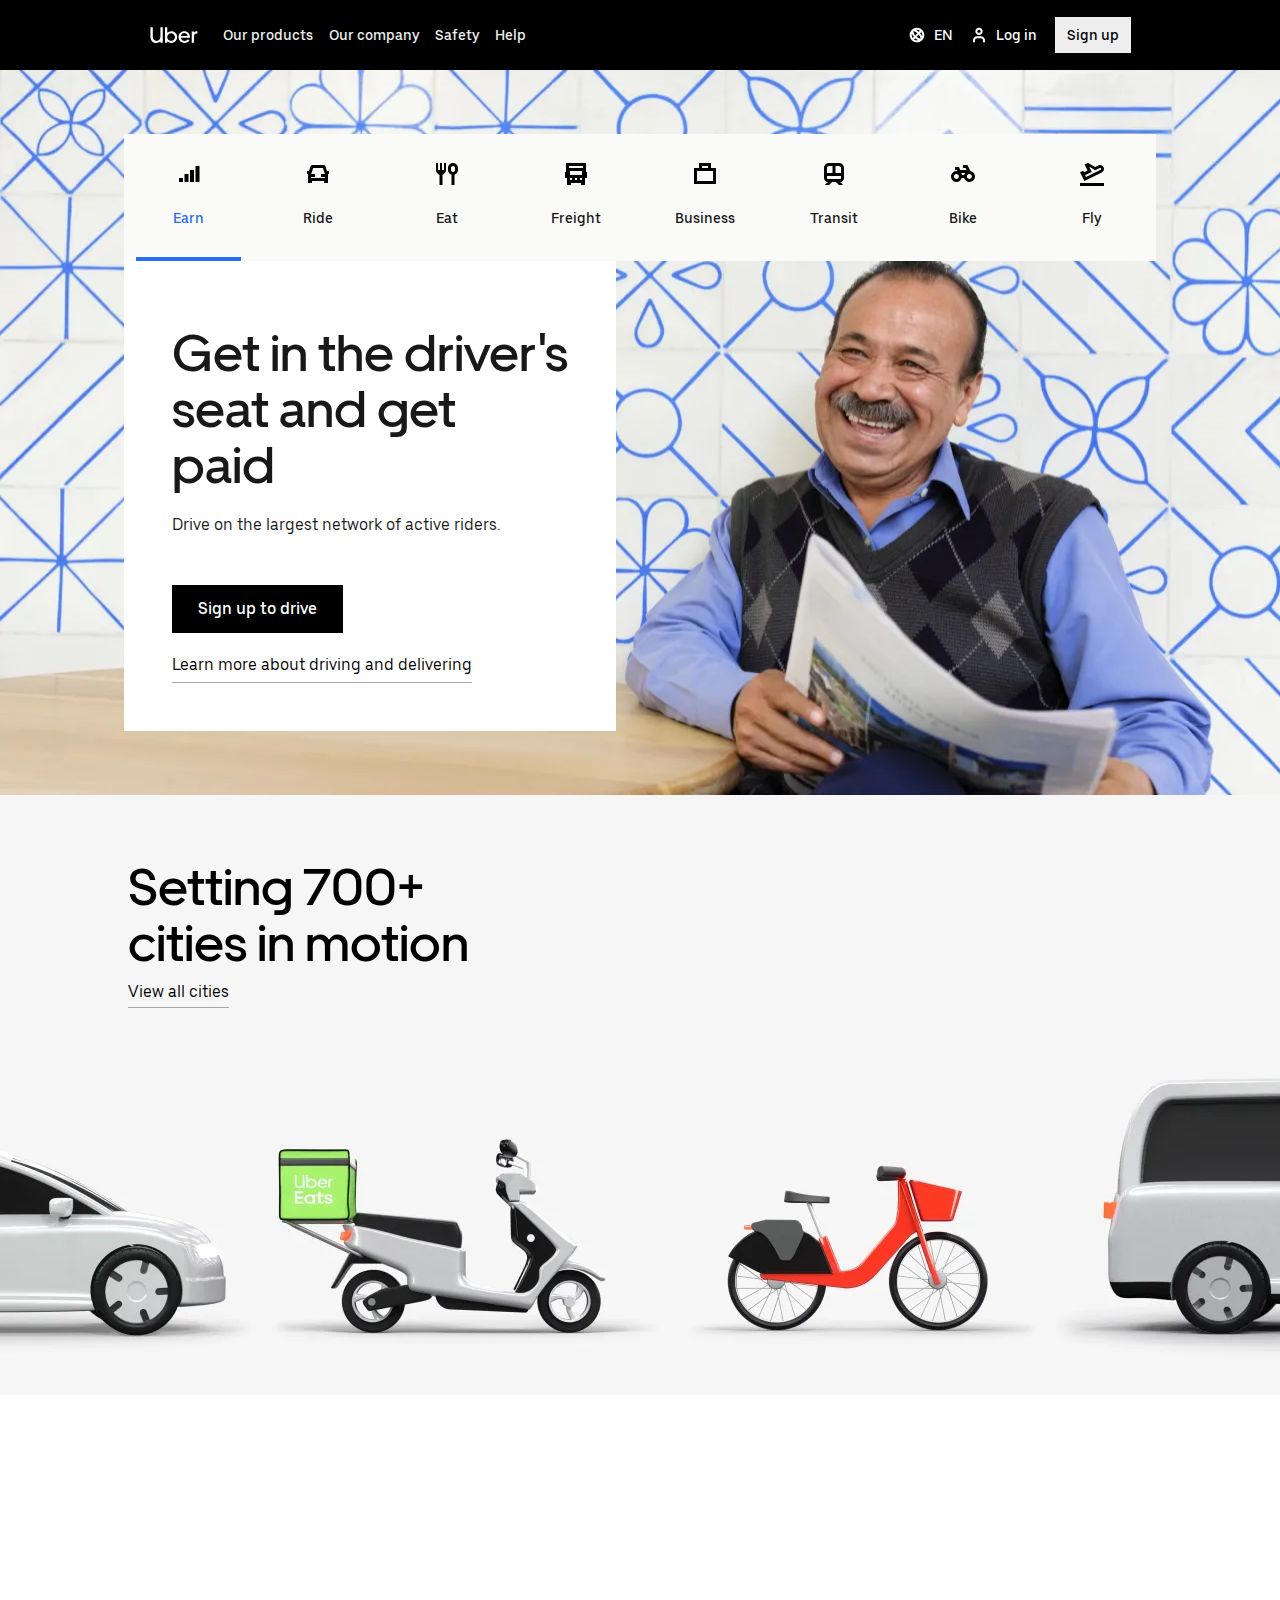
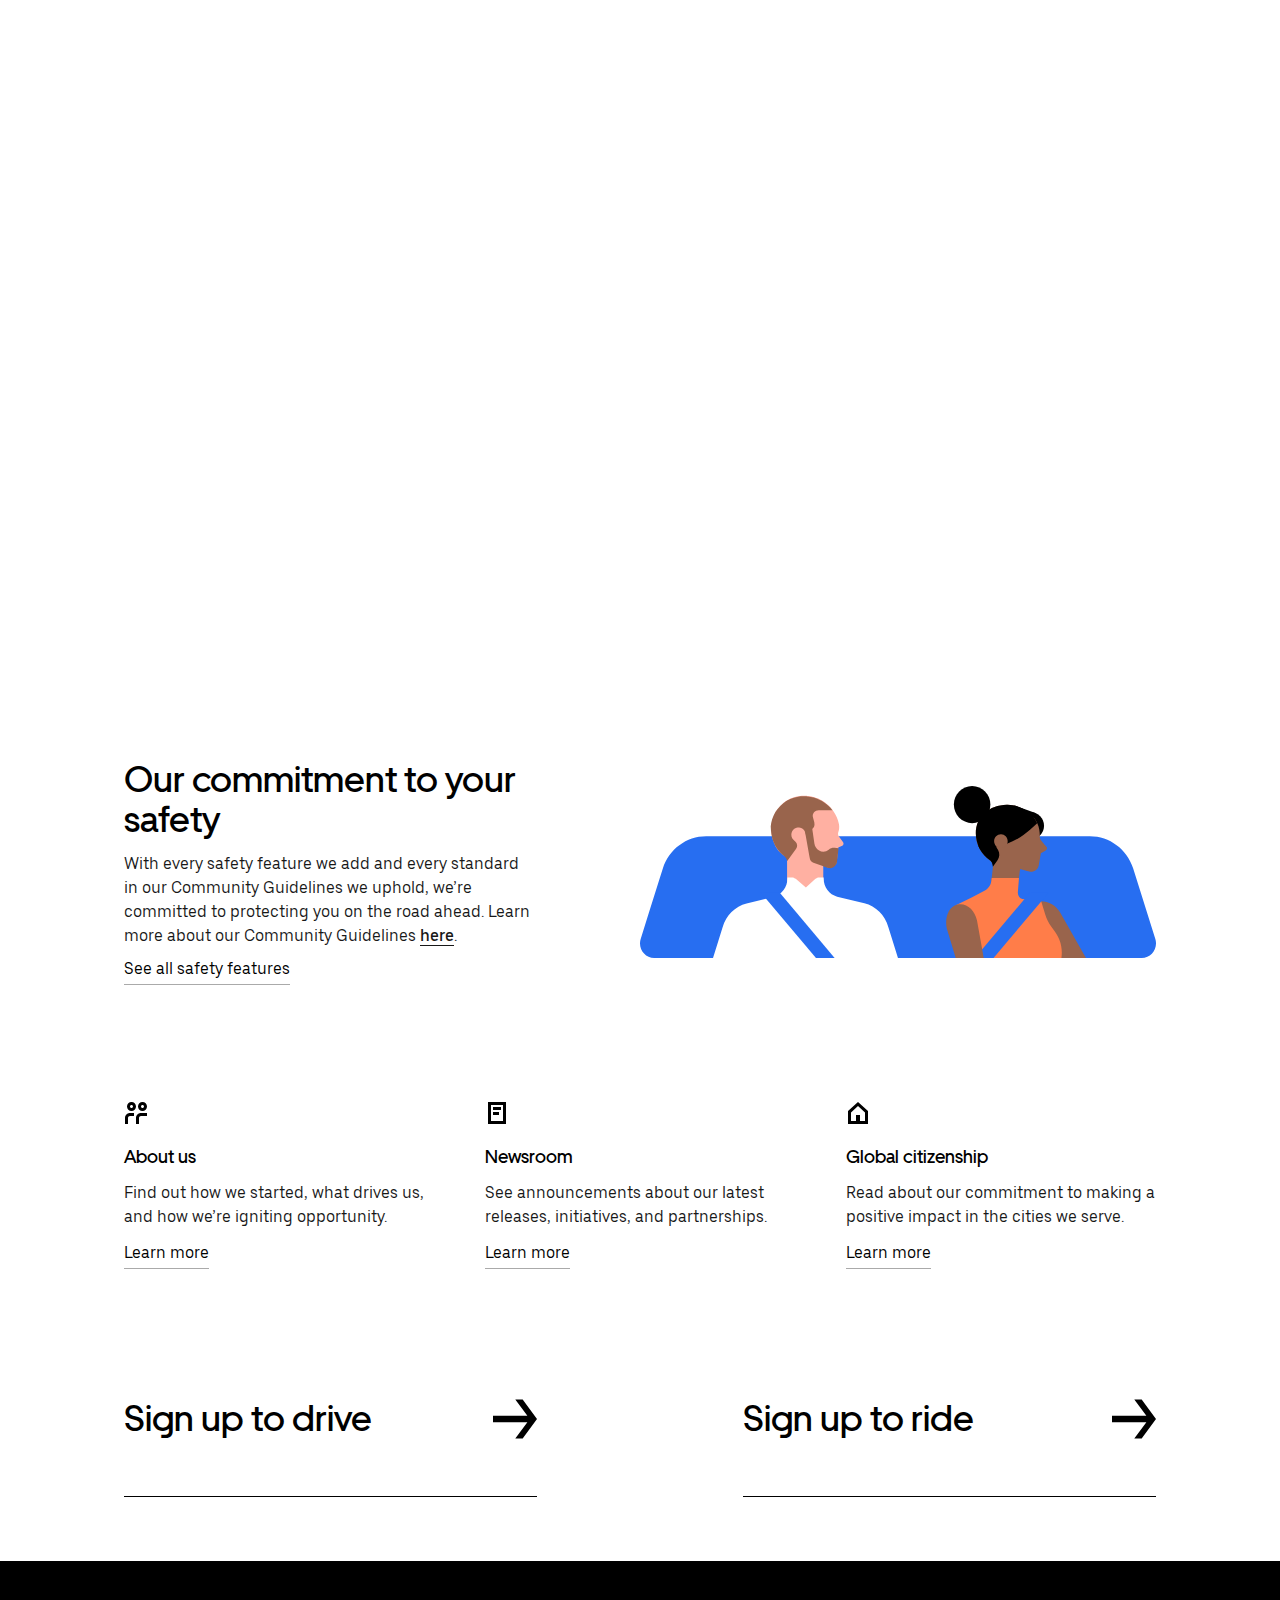
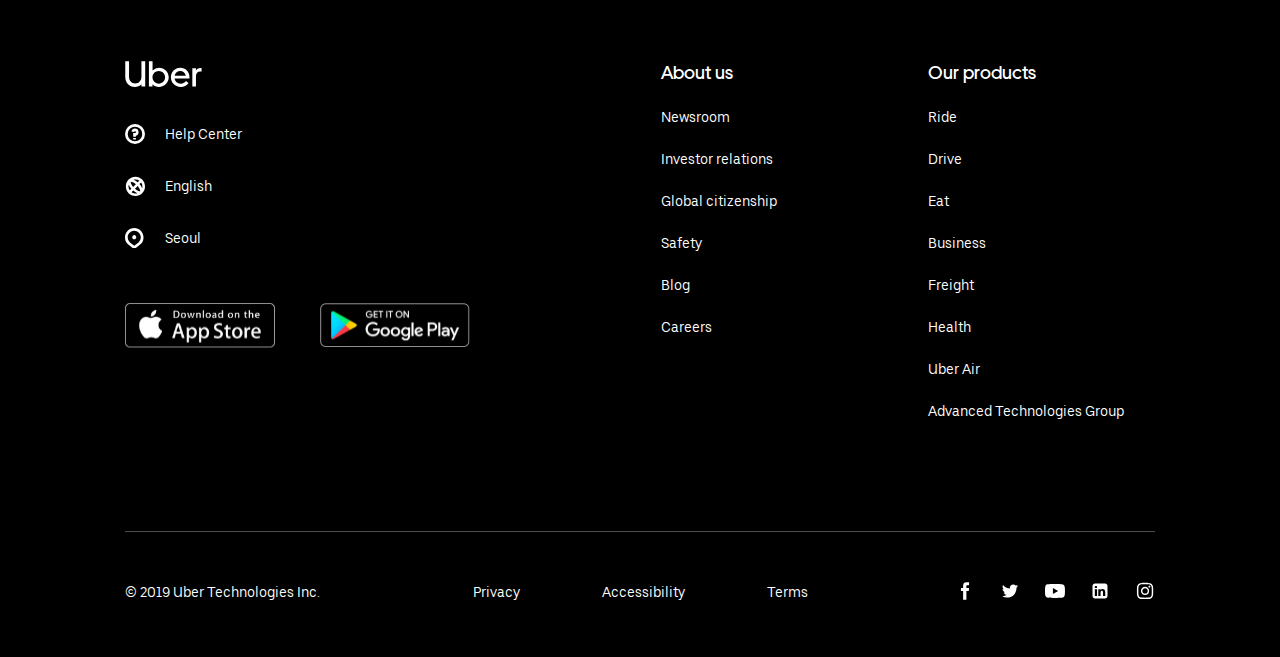
<file: index.html>
<!DOCTYPE html>
<html lang="en">
<head>
    <meta charset="UTF-8">
    <meta name="viewport" content="width=device-width, initial-scale=1.0">
    <meta http-equiv="X-UA-Compatible" content="ie=edge">
    <title>Uber Project</title>
    <link rel="stylesheet" href="./assets/css/style.css">
	<script src="./assets/js/jquery-3.2.1.min.js"></script>
	<script src="./assets/js/header.js" defer></script>
	<script src="./assets/js/main.js" defer></script>
</head>
<body>
    <div id="wrap">
        <header id="header">
            <div class="header-inner">
                <h1 class="logo">
                    <a href="#self">
                        <svg role="img" viewBox="0 0 154 52" fill="#fff">
                            <title>Uber</title>
                            <path d="M8.088 31.704c0 8.136 5.328 13.392 12.384 13.392 6.984 0 12.384-5.4 12.384-13.392V.6h7.56V51h-7.488v-4.68c-3.384 3.528-8.064 5.544-13.32 5.544-10.8 0-19.08-7.848-19.08-19.728V.6h7.56v31.104zM47.832 51V.6h7.272v18.36a18.156 18.156 0 0 1 13.032-5.472c10.8 0 19.296 8.568 19.296 19.224 0 10.584-8.496 19.152-19.296 19.152-5.112 0-9.792-2.088-13.104-5.472V51h-7.2zm7.128-18.288c0 7.056 5.616 12.744 12.672 12.744 6.912 0 12.6-5.688 12.6-12.744 0-7.128-5.688-12.744-12.6-12.744-6.984 0-12.672 5.616-12.672 12.744zm36.792-.072c0-10.368 8.136-19.08 18.864-19.08 10.584 0 18.36 8.136 18.36 19.08v2.376h-29.88c1.008 5.976 5.976 10.44 12.168 10.44 4.248 0 7.848-1.728 10.584-5.4l5.256 3.888c-3.672 4.896-9.144 7.848-15.84 7.848-11.016 0-19.512-8.208-19.512-19.152zm18.72-12.744c-5.4 0-9.936 3.744-11.232 9.36h22.392c-1.224-5.616-5.76-9.36-11.16-9.36zm42.696.864h-3.024c-4.752 0-8.208 3.672-8.208 9.36V51h-7.272V14.28h7.2v4.536c1.8-2.952 4.752-4.824 8.784-4.824h2.52v6.768z"/>
                        </svg>
                    </a>
                </h1>
                <div class="util-box">
                    <ul class="util-list clear-fix">
                        <li class="language">
                            <a href="#self" class="language-btn">
                                <svg aria-hidden="true" viewBox="0 0 24 24" fill="none">
                                    <title>EN</title>
                                    <path d="M12 1C5.9 1 1 5.9 1 12s4.9 11 11 11 11-4.9 11-11S18.1 1 12 1zm8 11c0 .7-.1 1.4-.3 2-.6-1.5-1.6-3.1-3-4.7l1.8-1.8c1 1.3 1.5 2.8 1.5 4.5zM6.5 6.5c1.3 0 3.6.8 6 2.9l-3.2 3.2C7.1 9.8 6.5 7.5 6.5 6.5zm8.1 5c2.3 2.7 2.9 5 2.9 6-1.3 0-3.6-.8-6-2.9l3.1-3.1zm1.9-6.1l-1.9 1.9c-1.6-1.4-3.2-2.4-4.7-3 .7-.2 1.3-.3 2-.3 1.8 0 3.3.5 4.6 1.4zM4 12c0-.7.1-1.4.3-2 .6 1.5 1.6 3.1 3 4.7l-1.8 1.8C4.5 15.2 4 13.7 4 12zm3.5 6.6l1.9-1.9c1.6 1.4 3.2 2.4 4.7 3-.7.2-1.3.3-2 .3-1.8 0-3.3-.5-4.6-1.4z"></path>
                                </svg>
                                EN
                            </a>
                        </li>
                        <li class="member">
                            <a href="#self" class="login-btn" aria-labelledby="menu-login" aria-selected="false">
                                <svg viewBox="0 0 24 24" fill="none">
                                    <title>Log in</title>
                                    <path fill-rule="evenodd" clip-rule="evenodd" d="M17.5 6.5c0 3-2.5 5.5-5.5 5.5S6.5 9.5 6.5 6.5 9 1 12 1s5.5 2.5 5.5 5.5zm-3 0C14.5 5.1 13.4 4 12 4S9.5 5.1 9.5 6.5 10.6 9 12 9s2.5-1.1 2.5-2.5zM3 20c0-3.3 2.7-6 6-6h6c3.3 0 6 2.7 6 6v3h-3v-3c0-1.7-1.4-3-3-3H9c-1.6 0-3 1.3-3 3v3H3v-3z"></path>
                                </svg>
                                Log in
                            </a>
                        </li>
                        <li class="member"><a href="#self" aria-labelledby="menu-join" aria-selected="false" class="signup-btn">Sign up</a></li>
                    </ul>
                    <button type="button" class="nav-btn" aria-label="navigation button">
                        <span>gnb button</span>
                    </button>
                </div>
                <ul class="menu-list">
                    <li><a href="#self">Our products</a></li>
                    <li><a href="#self">Our company</a></li>
                    <li><a href="#self">Safety</a></li>
                    <li><a href="#self">Help</a></li>
                </ul>
            </div>
            <nav class="navigation">
                <h2 class="a11y-hidden">Global menu</h2>
                <section id="menu-login" class="menu-login-area" aria-hidden="true">
                    <h3 class="a11y-hidden">Login area</h3>
                    <ul class="type-list">
                        <li>
                            <span class="icon" aria-hidden="true">
                                <svg viewBox="0 0 24 24" fill="none">
                                    <path d="M12 1C5.9 1 1 5.9 1 12s4.9 11 11 11 11-4.9 11-11S18.1 1 12 1zm0 3c3.9 0 7.1 2.8 7.9 6.5h-3.1c-.6-2-2.5-3.5-4.7-3.5S8 8.5 7.4 10.5H4.3C4.9 6.8 8.1 4 12 4zm0 10c-1.1 0-2-.9-2-2s.9-2 2-2 2 .9 2 2-.9 2-2 2zm-7.9-.5h3.1c.5 1.5 1.7 2.8 3.2 3.2v3.1c-3.1-.6-5.6-3.1-6.3-6.3zm9.4 6.4v-3.1c1.5-.5 2.8-1.7 3.2-3.2h3.1c-.6 3.1-3.1 5.6-6.3 6.3z" fill="#000"></path>
                                </svg>
                            </span>
                            <a href="#self">
                                <p class="type-title">Driver login</p>
                                <span>
                                    <svg aria-hidden="true" focusable="false" width="44px" height="1em" fill="#000000" viewBox="0 0 36 36">
                                        <path fill-rule="evenodd" clip-rule="evenodd" d="M18.2354 2H24.2711L36 18L24.2711 34H18.2354L28.1237 20.56H0V15.44H28.1237L18.2354 2Z"></path>
                                    </svg>
                                </span>
                            </a>
                            <p class="text">Find everything you need to track your success on the road.</p>
                        </li>
                        <li>
                            <span class="icon" aria-hidden="true">
                                <svg viewBox="0 0 24 24" fill="none">
                                    <path fill-rule="evenodd" clip-rule="evenodd" d="M17.5 6.5c0 3-2.5 5.5-5.5 5.5S6.5 9.5 6.5 6.5 9 1 12 1s5.5 2.5 5.5 5.5zm-3 0C14.5 5.1 13.4 4 12 4S9.5 5.1 9.5 6.5 10.6 9 12 9s2.5-1.1 2.5-2.5zM3 20c0-3.3 2.7-6 6-6h6c3.3 0 6 2.7 6 6v3h-3v-3c0-1.7-1.4-3-3-3H9c-1.6 0-3 1.3-3 3v3H3v-3z" fill="#000"></path>
                                </svg>
                            </span>
                            <a href="#self">
                                <p class="type-title">Rider login</p>
                                <span>
                                    <svg aria-hidden="true" focusable="false" width="44px" height="1em" fill="#000000" viewBox="0 0 36 36">
                                        <path fill-rule="evenodd" clip-rule="evenodd" d="M18.2354 2H24.2711L36 18L24.2711 34H18.2354L28.1237 20.56H0V15.44H28.1237L18.2354 2Z"></path>
                                    </svg>
                                </span>
                            </a>
                            <p class="text">Manage your payment options, review trip history, and more.</p>
                        </li>
                    </ul>
                </section>

                <section id="menu-signup" class="menu-signup-area" aria-hidden="true">
                    <h3 class="a11y-hidden">Sign up area</h3>
                    <ul class="type-list">
                        <li>
                            <span class="icon" aria-hidden="true">
                                <svg viewBox="0 0 24 24" fill="none">
                                    <path d="M12 1C5.9 1 1 5.9 1 12s4.9 11 11 11 11-4.9 11-11S18.1 1 12 1zm0 3c3.9 0 7.1 2.8 7.9 6.5h-3.1c-.6-2-2.5-3.5-4.7-3.5S8 8.5 7.4 10.5H4.3C4.9 6.8 8.1 4 12 4zm0 10c-1.1 0-2-.9-2-2s.9-2 2-2 2 .9 2 2-.9 2-2 2zm-7.9-.5h3.1c.5 1.5 1.7 2.8 3.2 3.2v3.1c-3.1-.6-5.6-3.1-6.3-6.3zm9.4 6.4v-3.1c1.5-.5 2.8-1.7 3.2-3.2h3.1c-.6 3.1-3.1 5.6-6.3 6.3z" fill="#000"></path>
                                </svg>
                            </span>
                            <a href="#self">
                                <p class="type-title">Sign up to drive</p>
                                <span>
                                    <svg aria-hidden="true" focusable="false" width="44px" height="1em" fill="#000000" viewBox="0 0 36 36">
                                        <path fill-rule="evenodd" clip-rule="evenodd" d="M18.2354 2H24.2711L36 18L24.2711 34H18.2354L28.1237 20.56H0V15.44H28.1237L18.2354 2Z"></path>
                                    </svg>
                                </span>
                            </a>
                        </li>
                        <li>
                            <span class="icon" aria-hidden="true">
                                <svg viewBox="0 0 24 24" fill="none">
                                    <path fill-rule="evenodd" clip-rule="evenodd" d="M17.5 6.5c0 3-2.5 5.5-5.5 5.5S6.5 9.5 6.5 6.5 9 1 12 1s5.5 2.5 5.5 5.5zm-3 0C14.5 5.1 13.4 4 12 4S9.5 5.1 9.5 6.5 10.6 9 12 9s2.5-1.1 2.5-2.5zM3 20c0-3.3 2.7-6 6-6h6c3.3 0 6 2.7 6 6v3h-3v-3c0-1.7-1.4-3-3-3H9c-1.6 0-3 1.3-3 3v3H3v-3z" fill="#000"></path>
                                </svg>
                            </span>
                            <a href="#self">
                                <p class="type-title">Sign up to ride</p>
                                <span>
                                    <svg aria-hidden="true" focusable="false" width="44px" height="1em" fill="#000000" viewBox="0 0 36 36">
                                        <path fill-rule="evenodd" clip-rule="evenodd" d="M18.2354 2H24.2711L36 18L24.2711 34H18.2354L28.1237 20.56H0V15.44H28.1237L18.2354 2Z"></path>
                                    </svg>
                                </span>
                            </a>
                        </li>
                    </ul>
                </section>

                <section class="menu-gnb-area" aria-hidden="true">
                    <h3 class="a11y-hidden">site navigation area</h3>
                    <div class="language-btn-box">
                        <a href="#self" class="language-btn">
                            <span>
                                <svg viewBox="0 0 24 24" fill="none">
                                    <title>EN</title>
                                    <path d="M12 1C5.9 1 1 5.9 1 12s4.9 11 11 11 11-4.9 11-11S18.1 1 12 1zm8 11c0 .7-.1 1.4-.3 2-.6-1.5-1.6-3.1-3-4.7l1.8-1.8c1 1.3 1.5 2.8 1.5 4.5zM6.5 6.5c1.3 0 3.6.8 6 2.9l-3.2 3.2C7.1 9.8 6.5 7.5 6.5 6.5zm8.1 5c2.3 2.7 2.9 5 2.9 6-1.3 0-3.6-.8-6-2.9l3.1-3.1zm1.9-6.1l-1.9 1.9c-1.6-1.4-3.2-2.4-4.7-3 .7-.2 1.3-.3 2-.3 1.8 0 3.3.5 4.6 1.4zM4 12c0-.7.1-1.4.3-2 .6 1.5 1.6 3.1 3 4.7l-1.8 1.8C4.5 15.2 4 13.7 4 12zm3.5 6.6l1.9-1.9c1.6 1.4 3.2 2.4 4.7 3-.7.2-1.3.3-2 .3-1.8 0-3.3-.5-4.6-1.4z" fill="currentColor"></path>
                                </svg>
                            </span>
                            EN
                        </a>
                    </div>
                    <ul class="depth2 clear-fix" role="tablist">
                        <li class="on" role="tab">
                            <button type="button">Our products</button>
                        </li>
                        <li role="tab">
                            <button type="button">Our company</button>
                        </li>
                    </ul>
                    <div class="depth3">
                        <div class="gnb-list-box" role="tabpanel" aria-hidden="false">
                            <h4 class="a11y-hidden">Our products menu</h4>
                            <ul class="depth3-list">
                                <li>
                                    <a href="#self" aria-haspopup="true" aria-selected="false">
                                        Ride
                                        <span aria-hidden="true">
                                            <svg viewBox="0 0 24 24" fill="none">
                                                <path d="M18 8v3.8l-6 4.6-6-4.6V8l6 4.6L18 8z" fill="#000"></path>
                                            </svg>
                                        </span>
                                    </a>
                                    <ul class="depth4-list">
                                        <li><a href="#self">Overview</a></li>
                                        <li><a href="#self">How it works</a></li>
                                        <li><a href="#self">Price estimator</a></li>
                                        <li><a href="#self">Safety</a></li>
                                        <li><a href="#self">Find a city</a></li>
                                        <li><a href="#self">Find an airport</a></li>
                                        <li><a href="#self">Blog</a></li>
                                    </ul>
                                </li>
                                <li>
                                    <a href="#self" aria-haspopup="true" aria-selected="false">
                                        Drive
                                        <span aria-hidden="true">
                                            <svg viewBox="0 0 24 24" fill="none">
                                                <path d="M18 8v3.8l-6 4.6-6-4.6V8l6 4.6L18 8z" fill="#000"></path>
                                            </svg>
                                        </span>
                                    </a>
                                    <ul class="depth4-list">
                                        <li><a href="#self">Overview</a></li>
                                        <li><a href="#self">How to sign up</a></li>
                                        <li><a href="#self">Earnings</a></li>
                                        <li><a href="#self">Driver app</a></li>
                                        <li><a href="#self">Driver safety</a></li>
                                        <li><a href="#self">Blog</a></li>
                                    </ul>
                                </li>
                                <li>
                                    <a href="#self" aria-haspopup="true" aria-selected="false">
                                        Uber Eats
                                        <span aria-hidden="true">
                                            <svg viewBox="0 0 24 24" fill="none">
                                                <path d="M18 8v3.8l-6 4.6-6-4.6V8l6 4.6L18 8z" fill="#000"></path>
                                            </svg>
                                        </span>
                                    </a>
                                    <ul class="depth4-list">
                                        <li><a href="#self">Overview</a></li>
                                        <li><a href="#self">Find a city</a></li>
                                        <li><a href="#self">Blog</a></li>
                                    </ul>
                                </li>
                                <li>
                                    <a href="#self" aria-haspopup="true" aria-selected="false">
                                        Uber for Business
                                        <span aria-hidden="true">
                                            <svg viewBox="0 0 24 24" fill="none">
                                                <path d="M18 8v3.8l-6 4.6-6-4.6V8l6 4.6L18 8z" fill="#000"></path>
                                            </svg>
                                        </span>
                                    </a>
                                    <ul class="depth4-list">
                                        <li><a href="#self">Overview</a></li>
                                        <li><a href="#self">Resources</a></li>
                                        <li><a href="#self">Uber for Business Blog</a></li>
                                    </ul>
                                </li>
                                <li>
                                    <a href="#self" aria-haspopup="true" aria-selected="false">
                                        Freight
                                        <span aria-hidden="true">
                                            <svg viewBox="0 0 24 24" fill="none">
                                                <path d="M18 8v3.8l-6 4.6-6-4.6V8l6 4.6L18 8z" fill="#000"></path>
                                            </svg>
                                        </span>
                                    </a>
                                    <ul class="depth4-list">
                                        <li><a href="#self">Overview</a></li>
                                        <li><a href="#self">Blog</a></li>
                                    </ul>
                                </li>
                            </ul>
                        </div>
                        <div class="gnb-list-box" role="tabpanel" aria-hidden="true">
                            <h4 class="a11y-hidden">Our company menu</h4>
                            <ul class="depth3-list">
                                <li>
                                    <a href="#self">About us</a>
                                </li>
                                <li>
                                    <a href="#self">How Uber works</a>
                                </li>
                                <li>
                                    <a href="#self">Global citizenship</a>
                                </li>
                                <li>
                                    <a href="#self">Newsroom</a>
                                </li>
                                <li>
                                    <a href="#self">Investor relations</a>
                                </li>
                                <li>
                                    <a href="#self">Careers</a>
                                </li>
                            </ul>
                        </div>
                    </div>
                    <div class="cs-cite-box">
                        <ul class="cs-list">
                            <li><a href="#self">Safety</a></li>
                            <li><a href="#self">Help</a></li>
                        </ul>
                    </div>
                </section>
            </nav>
        </header>
        <main id="main" role="main">
            <section class="products">
                <h2 class="a11y-hidden">products</h2>
                <div class="product-list">
                    <ul role="tablist">
                        <li class="product-list-tab on">
                            <a href="#self" id="prod-earn-tab" role="tab" aria-selected="true" aria-controls="prod-earn">
                                <img src="./assets/images/product-icon-graph.svg" alt="">
                                <span>Earn</span>
                            </a>
                        </li>
                        <li class="product-list-tab">
                            <a href="#self" id="prod-ride-tab" role="tab" aria-selected="false" aria-controls="prod-ride">
                                <img src="./assets/images/product-icon-car.svg" alt="">
                                <span>Ride</span>
                            </a>
                        </li>
                        <li class="product-list-tab">
                            <a href="#self" id="prod-eat-tab" role="tab" aria-selected="false" aria-controls="prod-eat">
                                <img src="./assets/images/product-icon-eats.svg" alt="">
                                <span>Eat</span>
                            </a>
                        </li>
                        <li class="product-list-tab">
                            <a href="#self" id="prod-freight-tab" role="tab" aria-selected="false" aria-controls="prod-freight">
                                <img src="./assets/images/product-icon-truck.svg" alt="">
                                <span>Freight</span>
                            </a>
                        </li>
                        <li class="product-list-tab">
                            <a href="#self" id="prod-business-tab" role="tab" aria-selected="false" aria-controls="prod-business">
                                <img src="./assets/images/product-icon-business.svg" alt="">
                                <span>Business</span>
                            </a>
                        </li>
                        <li class="product-list-tab">
                            <a href="#self" id="prod-transit-tab" role="tab" aria-selected="false" aria-controls="prod-transit">
                                <img src="./assets/images/product-icon-subway.svg" alt="">
                                <span>Transit</span>
                            </a>
                        </li>
                        <li class="product-list-tab">
                            <a href="#self" id="prod-bike-tab" role="tab" aria-selected="false" aria-controls="prod-bike">
                                <img src="./assets/images/product-icon-bike.svg" alt="">
                                <span>Bike</span>
                            </a>
                        </li>
                        <li class="product-list-tab">
                            <a href="#self" id="prod-fly-tab" role="tab" aria-selected="false" aria-controls="prod-fly">
                                <img src="./assets/images/product-icon-airplane.svg" alt="">
                                <span>Fly</span>
                            </a>
                        </li>
                    </ul>
                </div>
                <div class="product-outer">
                    <div class="product-panel on" id="prod-earn" role="tabpanel" aria-labelledby="prod-earn-tab">
                        <div class="detail-text">
                            <em>Get in the driver's seat and get paid</em>
                            <p>Drive on the largest network of active riders.</p>
                            <a href="#self" class="btn-link">Sign up to drive</a>
                            <div class="text-link-box">
                                <a href="#self" class="text-link">Learn more about driving and delivering</a>
                            </div>
                        </div>
                        <div class="detail-img">
                            <img src="./assets/images/earn_2x.jpg" alt="">
                        </div>
                    </div>
                    <div class="product-panel" id="prod-ride" role="tabpanel" aria-labelledby="prod-ride-tab">
                        <div class="detail-text">
                            <em>Request a ride now</em>
                            <form class="request-input-box">
                                <fieldset class="pickup">
                                    <label for="user-location" class="a11y-hidden">pickup location</label>
                                    <input type="text" id="user-location" name="pickup" placeholder="Enter pickup location" required>
                                    <a href="#self">
                                        <svg aria-hidden="true" focusable="false" fill="#c5c5c5" viewBox="0 0 24 24" tabindex="0" role="button" aria-label="Locate me" class="pe-location-fetch bi ys fr yt s7 yu">
                                            <path d="M10.5 13.5L.5 11 21 3l-8 20.5-2.5-10z"></path>
                                        </svg>
                                    </a>
                                </fieldset>
                                <fieldset class="destination">
                                    <label for="user-destination" class="a11y-hidden">Enter destination</label>
                                    <input type="text" id="user-destination" name="destination" placeholder="Enter destination" required>
                                    <a href="#self" role="button">
                                        <svg viewBox="0 0 24 24" fill="#c5c5c5">
                                            <title>Arrow right (filled)</title>
                                            <path d="M22.2 12l-6.5 9h-3.5l5.5-7.5H2v-3h15.7L12.2 3h3.5l6.5 9z"></path>
                                        </svg>
                                    </a>
                                </fieldset>
                            </form>
                            <div class="text-link-box">
                                <a href="#self" class="text-link">Learn more about riding</a>
                            </div>
                        </div>
                        <div class="detail-img">
                            <img src="./assets/images/map.jpg" alt="">
                        </div>
                        <div class="ride-bg">
                            <img src="./assets/images/ride_2x.jpg" alt="">
                        </div>
                    </div>
                    <div class="product-panel" id="prod-eat" role="tabpanel" aria-labelledby="prod-eat-tab">
                        <div class="detail-text">
                            <em>Delicious eats, delivered easy</em>
                            <p>The restaurants you love, delivered to your door.</p>
                            <a href="#self" class="btn-link">Order now</a>
                            <div class="text-link-box">
                                <a href="#self" class="text-link">Own a restaurant? Partner with Uber Eats</a>
                            </div>
                        </div>
                        <div class="detail-img">
                            <img src="./assets/images/Eats_2x.jpg" alt="">
                        </div>
                    </div>
                    <div class="product-panel" id="prod-freight" role="tabpanel" aria-labelledby="prod-freight-tab">
                        <div class="detail-text">
                            <em>A new direction for freight</em>
                            <p>Greater transparency for shippers and carriers to do business together.</p>
                            <a href="#self" class="btn-link">Get shipper details</a>
                            <div class="text-link-box">
                                <a href="#self" class="text-link">Sign up to be a carrier</a>
                            </div>
                        </div>
                        <div class="detail-img">
                            <img src="./assets/images/Freight_2x.jpg" alt="">
                        </div>
                    </div>
                    <div class="product-panel" id="prod-business" role="tabpanel" aria-labelledby="prod-business-tab">
                        <div class="detail-text">
                            <em>Move your teams and employees</em>
                            <p>Uber for Business helps to simplify business travel, expensing, and customer experiences.</p>
                            <a href="#self" class="btn-link">Learn more</a>
                        </div>
                        <div class="detail-img">
                            <img src="./assets/images/Business_2x.jpg" alt="">
                        </div>
                    </div>
                    <div class="product-panel" id="prod-transit" role="tabpanel" aria-labelledby="prod-transit-tab">
                        <div class="detail-text">
                            <em>Public transit in the app</em>
                            <p>Plan your transit journey using real-time information and step-by-step directions right in the app.</p>
                            <a href="#self" class="btn-link">Learn more</a>
                        </div>
                        <div class="detail-img">
                            <img src="./assets/images/Transit_2x.jpg" alt="">
                        </div>
                    </div>
                    <div class="product-panel" id="prod-bike" role="tabpanel" aria-labelledby="prod-bike-tab">
                        <div class="detail-text">
                            <em>Bike or scoot there, with JUMP</em>
                            <p>Go farther and have more fun with electric bikes and scooters.</p>
                            <a href="#self" class="btn-link">Get a ride</a>
                        </div>
                        <div class="detail-img">
                            <img src="./assets/images/bikes_2x.jpg" alt="">
                        </div>
                    </div>
                    <div class="product-panel" id="prod-fly" role="tabpanel" aria-labelledby="prod-fly-tab">
                        <div class="detail-text">
                            <em>Ridesharing at new heights</em>
                            <p>Building the future of transportation with urban aerial ridesharing.</p>
                            <a href="#self" class="btn-link">Learn more</a>
                        </div>
                        <div class="detail-img">
                            <img src="./assets/images/Fly_2x.jpg" alt="">
                        </div>
                    </div>
                </div>
            </section>
            <section class="service">
                <div class="service-info">
                    <h2>Setting 700+ cities in motion</h2>
                    <a href="#self" class="text-link">View all cities</a>
                </div>
                <div class="service-bg">
                    <img src="./assets/images/Modalities_banner_home.jpg" alt="">
                </div>
            </section>
            <article class="ad-video">
                <h2 class="a11y-hidden">Uber video for AD</h2>
                <div class="video-info-layer">
                    <p>You move the world</p>
                    <a href="#self" class="youtube-link">
                        <svg aria-hidden="true" focusable="false" fill="white" viewBox="0 0 65 45">
                            <path d="M54 0H11C4.9 0 0 4.9 0 11v23c0 6.1 4.9 11 11 11h43c6.1 0 11-4.9 11-11V11c0-6.1-4.9-11-11-11zm-8.8 22.9l-19.5 10c-.2.1-.5 0-.7-.2 0-.1-.1-.1-.1-.2v-20c0-.3.2-.5.5-.5.1 0 .2 0 .2.1l19.5 10c.2.1.3.4.2.7.1 0 0 .1-.1.1z"></path>
                        </svg>
                        <span>Play the video</span>
                    </a>
                    <a href="#self" class="text-link">See the stories</a>
                </div>
                <div class="video-box" aria-hidden="true">
                    <video src="./assets/video/ad-video.mp4" muted autoplay loop></video>
                </div>
            </article>
            <section class="safety">
                <div class="safety-details">
                    <h2>Our commitment to your safety</h2>
                    <p>
                        With every safety feature we add and every standard in our Community Guidelines we uphold, we’re committed to protecting you on the road ahead. Learn more about our Community Guidelines <a href="#self" class="here-link">here</a>.
                    </p>
                    <a href="#self" class="text-link">See all safety features</a>
                </div>
                <div class="safety-bg">
                    <img src="./assets/images/Safety_ilo.svg" alt="">
                </div>
            </section>
            <div class="sitemap-info">
                <div>
                    <img src="./assets/images/person-multiple-outlined.svg" alt="about-icon">
                    <dl class="description">
                        <dt>About us</dt>
                        <dd>Find out how we started, what drives us, and how we’re igniting opportunity.</dd>
                    </dl>
                    <a href="#self" class="text-link">Learn more</a>
                </div>
                <div>
                    <img src="./assets/images/document-outlined.svg" alt="newsroom-icon">
                    <dl class="description">
                        <dt>Newsroom</dt>
                        <dd>See announcements about our latest releases, initiatives, and partnerships.</dd>
                    </dl>
                    <a href="#self" class="text-link">Learn more</a>
                </div>
                <div>
                    <img src="./assets/images/home-outlined.svg" alt="citizenship-icon">
                    <dl class="description">
                        <dt>Global citizenship</dt>
                        <dd>Read about our commitment to making a positive impact in the cities we serve.</dd>
                    </dl>
                    <a href="#self" class="text-link">Learn more</a>
                </div>
            </div>
            <ul class="signup-list">
                <li>
                    <a href="#self">
                        <p>Sign up to drive</p>
                        <span>
                            <svg aria-hidden="true" focusable="false" fill="#000000" viewBox="0 0 36 36">
                                <path fill-rule="evenodd" clip-rule="evenodd" d="M18.2354 2H24.2711L36 18L24.2711 34H18.2354L28.1237 20.56H0V15.44H28.1237L18.2354 2Z"></path>
                            </svg>
                        </span>
                    </a>
                </li>
                <li>
                    <a href="#self">
                        <p>Sign up to ride</p>
                        <span>
                            <svg aria-hidden="true" focusable="false" fill="#000000" viewBox="0 0 36 36">
                                <path fill-rule="evenodd" clip-rule="evenodd" d="M18.2354 2H24.2711L36 18L24.2711 34H18.2354L28.1237 20.56H0V15.44H28.1237L18.2354 2Z"></path>
                            </svg>
                        </span>
                    </a>
                </li>
            </ul>
        </main>
        <footer id="footer">
            <div class="footer-inner">
                <div class="footer-top">
                    <a href="#self" class="footer-logo">
                        <svg xmlns="http://www.w3.org/2000/svg" viewBox="0 0 154 52" fill="#fff">
                            <path d="M8.088 31.704c0 8.136 5.328 13.392 12.384 13.392 6.984 0 12.384-5.4 12.384-13.392V.6h7.56V51h-7.488v-4.68c-3.384 3.528-8.064 5.544-13.32 5.544-10.8 0-19.08-7.848-19.08-19.728V.6h7.56v31.104zM47.832 51V.6h7.272v18.36a18.156 18.156 0 0 1 13.032-5.472c10.8 0 19.296 8.568 19.296 19.224 0 10.584-8.496 19.152-19.296 19.152-5.112 0-9.792-2.088-13.104-5.472V51h-7.2zm7.128-18.288c0 7.056 5.616 12.744 12.672 12.744 6.912 0 12.6-5.688 12.6-12.744 0-7.128-5.688-12.744-12.6-12.744-6.984 0-12.672 5.616-12.672 12.744zm36.792-.072c0-10.368 8.136-19.08 18.864-19.08 10.584 0 18.36 8.136 18.36 19.08v2.376h-29.88c1.008 5.976 5.976 10.44 12.168 10.44 4.248 0 7.848-1.728 10.584-5.4l5.256 3.888c-3.672 4.896-9.144 7.848-15.84 7.848-11.016 0-19.512-8.208-19.512-19.152zm18.72-12.744c-5.4 0-9.936 3.744-11.232 9.36h22.392c-1.224-5.616-5.76-9.36-11.16-9.36zm42.696.864h-3.024c-4.752 0-8.208 3.672-8.208 9.36V51h-7.272V14.28h7.2v4.536c1.8-2.952 4.752-4.824 8.784-4.824h2.52v6.768z"/>
                        </svg>
                    </a>
                    <ul class="footer-help">
                        <li>
                            <a href="#self">
                                <span class="icon">
                                    <svg aria-hidden="true" focusable="false" fill="currentColor" viewBox="0 0 24 24">
                                        <path d="M12 0a12 12 0 1 0 12 12A12 12 0 0 0 12 0zm0 20.73A8.73 8.73 0 1 1 20.73 12 8.74 8.74 0 0 1 12 20.73z"></path>
                                        <path d="M12 5.45a4.37 4.37 0 0 0-4.28 3.5l3.21.65A1.09 1.09 0 1 1 12 10.91H9.82v4.36h3.27V14A4.36 4.36 0 0 0 12 5.45zM9.82 16.7h3.27v1.85H9.82z"></path>
                                    </svg>
                                </span>
                                Help Center
                            </a>
                        </li>
                        <li>
                            <a href="#self">
                                <span class="icon">
                                    <svg aria-hidden="true" focusable="false" fill="currentColor" viewBox="0 0 23 23">
                                        <path d="M12 1C5.9 1 1 5.9 1 12s4.9 11 11 11 11-4.9 11-11S18.1 1 12 1zm8 11c0 .7-.1 1.4-.3 2-.6-1.5-1.6-3.1-3-4.7l1.8-1.8c1 1.3 1.5 2.8 1.5 4.5zM6.5 6.5c1.3 0 3.6.8 6 2.9l-3.2 3.2C7.1 9.8 6.5 7.5 6.5 6.5zm8.1 5c2.3 2.7 2.9 5 2.9 6-1.3 0-3.6-.8-6-2.9l3.1-3.1zm1.9-6.1l-1.9 1.9c-1.6-1.4-3.2-2.4-4.7-3 .7-.2 1.3-.3 2-.3 1.8 0 3.3.5 4.6 1.4zM4 12c0-.7.1-1.4.3-2 .6 1.5 1.6 3.1 3 4.7l-1.8 1.8C4.5 15.2 4 13.7 4 12zm3.5 6.6l1.9-1.9c1.6 1.4 3.2 2.4 4.7 3-.7.2-1.3.3-2 .3-1.8 0-3.3-.5-4.6-1.4z" fill="currentColor"></path>
                                    </svg>
                                </span>
                                English
                            </a>
                        </li>
                        <li>
                            <a href="#self">
                                <span class="icon">
                                    <svg aria-hidden="true" focusable="false" fill="currentColor" viewBox="0 0 17 17">
                                        <path d="M11.477 12.274l-3.615 2.72-3.614-2.72a5.7 5.7 0 0 1-1.953-4.312c0-3.131 2.492-5.671 5.567-5.671 3.076 0 5.567 2.54 5.567 5.67a5.7 5.7 0 0 1-1.952 4.313M7.862 0C3.52 0 0 3.586 0 8.008a8.041 8.041 0 0 0 3.318 6.536l.024-.049-.023.049L7.862 18l4.544-3.456-.023-.049.023.049a8.042 8.042 0 0 0 3.319-6.536C15.725 3.586 12.205 0 7.862 0"></path><path d="M6.638 6.628a1.788 1.788 0 0 0 0 2.495c.676.69 1.773.69 2.449 0a1.786 1.786 0 0 0 0-2.495 1.71 1.71 0 0 0-2.45 0"></path>
                                    </svg>
                                </span>
                                Seoul
                            </a>
                        </li>
                    </ul>
                    <div class="footer-sitemap">
                        <div>
                            <a href="#self" id="footer-about">About us</a>
                            <ul class="footer-sitemap-list" aria-labelledby="footer-about">
                                <li><a href="#self">Newsroom</a></li>
                                <li><a href="#self">Investor relations</a></li>
                                <li><a href="#self">Global citizenship</a></li>
                                <li><a href="#self">Safety</a></li>
                                <li><a href="#self">Blog</a></li>
                                <li><a href="#self">Careers</a></li>
                            </ul>
                        </div>
                        <div>
                            <a href="#self" id="footer-product">Our products</a>
                            <ul class="footer-sitemap-list" aria-labelledby="footer-product">
                                <li><a href="#self">Ride</a></li>
                                <li><a href="#self">Drive</a></li>
                                <li><a href="#self">Eat</a></li>
                                <li><a href="#self">Business</a></li>
                                <li><a href="#self">Freight</a></li>
                                <li><a href="#self">Health</a></li>
                                <li><a href="#self">Uber Air</a></li>
                                <li><a href="#self">Advanced Technologies Group</a></li>
                            </ul>
                        </div>
                    </div>
                    <div class="download-apps">
                        <a href="#self"><img src="./assets/images/app-down.svg" alt="appStore download button"></a>
                        <a href="#self"><img src="./assets/images/google-down.svg" alt="googlePlay download button"></a>
                    </div>
                    <div class="footer-sns">
                        <ul class="clear-fix">
                            <li>
                                <a href="#self">
                                    <svg aria-hidden="true" focusable="false" fill="white" viewBox="0 0 64 64">
                                        <title>Facebook Shortcut button</title>
                                        <path d="M36.463 60h-10.5V32h-7v-9.625h7v-5.6C25.963 8.725 28.063 4 37.338 4h7.7v9.625h-4.9c-3.675 0-3.85 1.4-3.85 3.85v4.9h8.75L44.163 32h-7.7v28z"></path>
                                    </svg>
                                </a>
                            </li>
                            <li>
                                <a href="#self">
                                    <svg aria-hidden="true" focusable="false" fill="white" viewBox="0 0 64 64">
                                        <title>Twitter Shortcut button</title>
                                        <path d="M58 15.877c-1.94.812-3.89 1.462-6.155 1.625 2.265-1.3 3.89-3.402 4.703-5.83-2.103 1.3-4.378 2.103-6.805 2.59-1.777-2.102-4.702-3.402-7.617-3.402-5.83 0-10.695 4.702-10.695 10.694 0 .813.163 1.625.325 2.428C22.85 23.494 15.07 19.279 9.727 12.8c-.975 1.625-1.462 3.402-1.462 5.342 0 3.727 1.94 6.967 4.702 8.907-1.777 0-3.402-.488-4.865-1.3v.162c0 5.18 3.728 9.395 8.582 10.37-.975.162-1.777.325-2.752.325-.65 0-1.3 0-1.94-.163 1.3 4.215 5.342 7.293 9.882 7.455-3.565 2.915-8.257 4.54-13.284 4.54-.813 0-1.777 0-2.59-.163a29.893 29.893 0 0 0 16.362 4.865c19.601 0 30.296-16.199 30.296-30.296v-1.3c2.102-1.787 3.89-3.565 5.342-5.667z"></path>
                                    </svg>
                                </a>
                            </li>
                            <li>
                                <a href="#self">
                                    <svg aria-hidden="true" focusable="false" fill="white" viewBox="0 0 24 24">
                                        <title>Youtube Shortcut button</title>
                                        <path d="M23.5 6.2c-.3-1-1.1-1.9-2.1-2.1-1.9-.6-9.4-.6-9.4-.6s-7.5 0-9.4.5C1.6 4.3.8 5.1.5 6.1 0 8.1 0 12 0 12s0 3.9.5 5.8c.3 1 1.1 1.9 2.1 2.1 1.9.5 9.4.5 9.4.5s7.5 0 9.4-.5c1-.3 1.8-1.1 2.1-2.1.5-1.9.5-5.8.5-5.8s0-3.9-.5-5.8zm-14 9.4V8.4l6.3 3.6-6.3 3.6z"></path>
                                    </svg>
                                </a>
                            </li>
                            <li>
                                <a href="#self">
                                    <svg aria-hidden="true" focusable="false" fill="white" viewBox="0 0 64 64">
                                        <title>linkedIn Shortcut button</title>
                                        <path d="M48.172 7.998H15.974C11.611 7.998 8 11.61 8 15.973v31.9c0 4.514 3.61 8.125 7.974 8.125h32.047c4.364 0 7.974-3.61 7.974-7.974V15.973c.15-4.364-3.46-7.975-7.823-7.975zm-25.54 40.017h-7.166v-21.8h7.167v21.8zM19.05 23.229c-2.538 0-4.031-1.643-4.031-3.733s1.642-3.733 4.031-3.733c2.539 0 4.032 1.642 4.032 3.733.15 2.09-1.493 3.733-4.032 3.733zm29.714 24.786h-7.167V36.368c0-2.986-1.045-4.927-3.733-4.927-1.941 0-3.135 1.344-3.733 2.688a5.569 5.569 0 0 0-.298 1.791v12.095h-7.168s.15-19.71 0-21.8h7.168v3.136c.896-1.494 2.687-3.584 6.57-3.584 4.778 0 8.361 3.136 8.361 9.855v12.393z"></path>
                                    </svg>
                                </a>
                            </li>
                            <li>
                                <a href="#self">
                                    <svg aria-hidden="true" focusable="false" fill="white" viewBox="0 0 64 64">
                                        <title>Instargram Shortcut button</title>
                                        <path d="M58.022 21.275c-.178-2.671-.534-4.63-1.247-6.233-.712-1.78-1.602-3.205-3.027-4.63-1.425-1.425-2.85-2.315-4.63-3.027-1.603-.713-3.562-1.069-6.233-1.247-2.85-.178-3.74-.178-10.685-.178s-7.836 0-10.685.178c-2.671.178-4.63.534-6.233 1.247-1.78.712-3.205 1.602-4.63 3.027-1.425 1.425-2.315 2.85-3.027 4.63-.713 1.603-1.069 3.562-1.247 6.233C6.2 23.946 6.2 24.837 6.2 31.96s0 7.836.178 10.685c.178 2.671.534 4.63 1.247 6.233.712 1.78 1.602 3.205 3.027 4.63 1.425 1.425 2.85 2.315 4.63 3.027 1.603.713 3.562 1.069 6.233 1.247 2.671.178 3.562.178 10.685.178s7.836 0 10.685-.178c2.671-.178 4.63-.534 6.233-1.247 1.78-.712 3.205-1.602 4.63-3.027 1.425-1.425 2.315-2.85 3.027-4.63.713-1.603 1.069-3.562 1.247-6.233.178-2.671.178-3.562.178-10.685s0-7.836-.178-10.685zm-4.63 21.192c-.178 2.493-.534 3.918-.89 4.808-.535 1.247-1.069 2.137-1.96 3.028-.89.89-1.78 1.424-3.027 1.959-.89.356-2.315.712-4.808.89-2.671.178-3.562.178-10.507.178s-7.658 0-10.507-.178c-2.493-.178-3.918-.534-4.808-.89-1.247-.535-2.137-1.069-3.028-1.96-.89-.89-1.424-1.78-1.959-3.027-.356-.89-.712-2.315-.89-4.808-.178-2.671-.178-3.562-.178-10.507s0-7.658.178-10.507c.178-2.493.534-3.918.89-4.808.535-1.247 1.069-2.137 1.96-3.027.89-.89 1.78-1.425 3.027-1.96.89-.356 2.315-.712 4.808-.89 2.85-.178 3.562-.178 10.507-.178s7.657 0 10.507.178c2.493.178 3.918.534 4.808.89 1.247.535 2.137 1.07 3.028 1.96.89.89 1.424 1.78 1.958 3.027.357.89.713 2.315.89 4.808.179 2.671.179 3.562.179 10.507s0 7.658-.178 10.507z"></path><path d="M32.2 18.604c-7.301 0-13.178 5.877-13.178 13.178S24.899 44.96 32.2 44.96c7.301 0 13.178-5.877 13.178-13.178S39.501 18.604 32.2 18.604zm0 21.726c-4.808 0-8.548-3.918-8.548-8.548s3.918-8.548 8.548-8.548 8.548 3.918 8.548 8.548-3.74 8.548-8.548 8.548zM46.09 15.042c-1.603 0-3.027 1.425-3.027 3.027s1.246 3.028 3.027 3.028c1.603 0 3.027-1.247 3.027-3.028s-1.424-3.205-3.027-3.027z"></path>
                                    </svg>
                                </a>
                            </li>
                        </ul>
                    </div>
                </div>
                <div class="footer-bottom">
                    <ul class="footer-legal">
                        <li><a href="#self">Privacy</a></li>
                        <li><a href="#self">Accessibility</a></li>
                        <li><a href="#self">Terms</a></li>
                    </ul>
                    <small class="copyright">&copy; 2019 Uber Technologies Inc.</small>
                </div>
            </div>
        </footer>
    </div>
</body>
</html>
</file>
<file: assets/css/style.css>
@charset "utf-8";

@import "fonts.css";
@import "reset.css";
@import "be9smile.css";
@import "moorekwon.css";
@import "publee.css";
</file>
